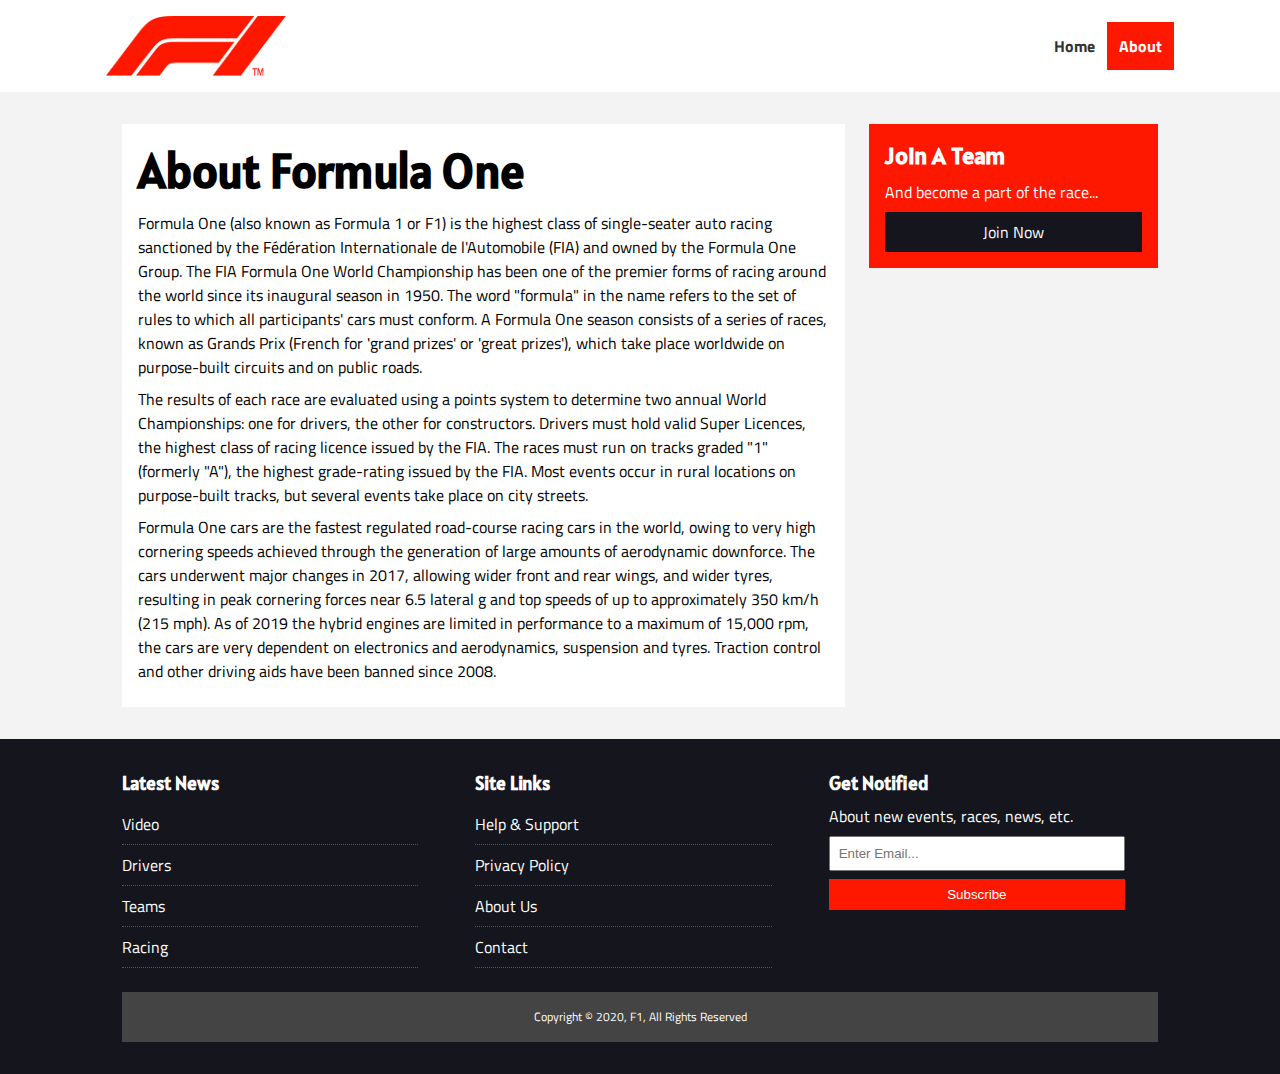
<file: about.html>
<!DOCTYPE html>
<html lang="en">
<head>
  <meta charset="UTF-8">
  <meta name="viewport" content="width=device-width, initial-scale=1.0">
  <meta http-equiv="X-UA-Compatible" content="ie=edge">
  <link rel="stylesheet" href="https://use.fontawesome.com/releases/v5.6.3/css/all.css" integrity="sha384-UHRtZLI+pbxtHCWp1t77Bi1L4ZtiqrqD80Kn4Z8NTSRyMA2Fd33n5dQ8lWUE00s/" crossorigin="anonymous">
  <link href="https://fonts.googleapis.com/css?family=Alatsi|Titillium+Web&display=swap" rel="stylesheet">
  <link rel="stylesheet" href="css/style.css">
  <link rel="stylesheet" media="screen and (max-width: 768px)" href="css/mobile.css">
  <link rel="shortcut icon" type="image/x-icon" href="favicon.ico">
  <title>F1 | About</title>
</head>
<body>
  <nav id="main-nav">
    <div class="container">
      <img src="img/logo.png" alt="NewsGrid" class="logo">
      <div class="social">
        <a href="http://facebook.com" target="_blank"><i class="fab fa-facebook fa-2x"></i></a>
        <a href="http://twitter.com" target="_blank"><i class="fab fa-twitter fa-2x"></i></a>
        <a href="http://instagram.com" target="_blank"><i class="fab fa-instagram fa-2x"></i></a>
        <a href="http://youtube.com" target="_blank"><i class="fab fa-youtube fa-2x"></i></a>
      </div>
      <ul>
        <li><a href="index.html">Home</a></li>
        <li><a class="current" href="about.html">About</a></li>
      </ul>
    </div>
  </nav>

  <section id="about">
    <div class="container">
      <div class="page-container">
        <article class="card">
          <h1 class="l-heading">About Formula One</h1>
          <p>Formula One (also known as Formula 1 or F1) is the highest class of single-seater auto racing sanctioned by the Fédération Internationale de l'Automobile (FIA) and owned by the Formula One Group. The FIA Formula One World Championship has been one of the premier forms of racing around the world since its inaugural season in 1950. The word "formula" in the name refers to the set of rules to which all participants' cars must conform. A Formula One season consists of a series of races, known as Grands Prix (French for 'grand prizes' or 'great prizes'), which take place worldwide on purpose-built circuits and on public roads.</p>
          <p>The results of each race are evaluated using a points system to determine two annual World Championships: one for drivers, the other for constructors. Drivers must hold valid Super Licences, the highest class of racing licence issued by the FIA. The races must run on tracks graded "1" (formerly "A"), the highest grade-rating issued by the FIA. Most events occur in rural locations on purpose-built tracks, but several events take place on city streets.</p>
          <p>Formula One cars are the fastest regulated road-course racing cars in the world, owing to very high cornering speeds achieved through the generation of large amounts of aerodynamic downforce. The cars underwent major changes in 2017, allowing wider front and rear wings, and wider tyres, resulting in peak cornering forces near 6.5 lateral g and top speeds of up to approximately 350 km/h (215 mph). As of 2019 the hybrid engines are limited in performance to a maximum of 15,000 rpm, the cars are very dependent on electronics and aerodynamics, suspension and tyres. Traction control and other driving aids have been banned since 2008.</p>
        </article>
        <aside class="card bg-primary">
          <h2>Join A Team</h2>
          <p>And become a part of the race...</p>
          <a href="#" class="btn btn-dark btn-block">Join Now</a>
        </aside>
      </div>
    </div>
  </section>

  <!-- Footer -->
  <footer id="main-footer" class="py-2">
    <div class="container footer-container">
      <div>
        <h3>Latest News</h3>
        <ul class="list">
          <li><a href="#">Video</a></li>
          <li><a href="#">Drivers</a></li>
          <li><a href="#">Teams</a></li>
          <li><a href="#">Racing</a></li>
        </ul>
      </div>
      <div>
        <h3>Site Links</h3>
        <ul class="list">
          <li><a href="#">Help & Support</a></li>
          <li><a href="#">Privacy Policy</a></li>
          <li><a href="#">About Us</a></li>
          <li><a href="#">Contact</a></li>
        </ul>
      </div>
      <div>
        <h3>Get Notified</h3>
        <p>About new events, races, news, etc.</p>
        <form>
          <input type="email" placeholder="Enter Email...">
          <input type="submit" value="Subscribe" class="btn btn-primary">
        </form>
      </div>
      <div>
        <p>
          Copyright &copy; 2020, F1, All Rights Reserved
        </p>
      </div>
    </div>
  </footer>

</body>
</html>
</file>
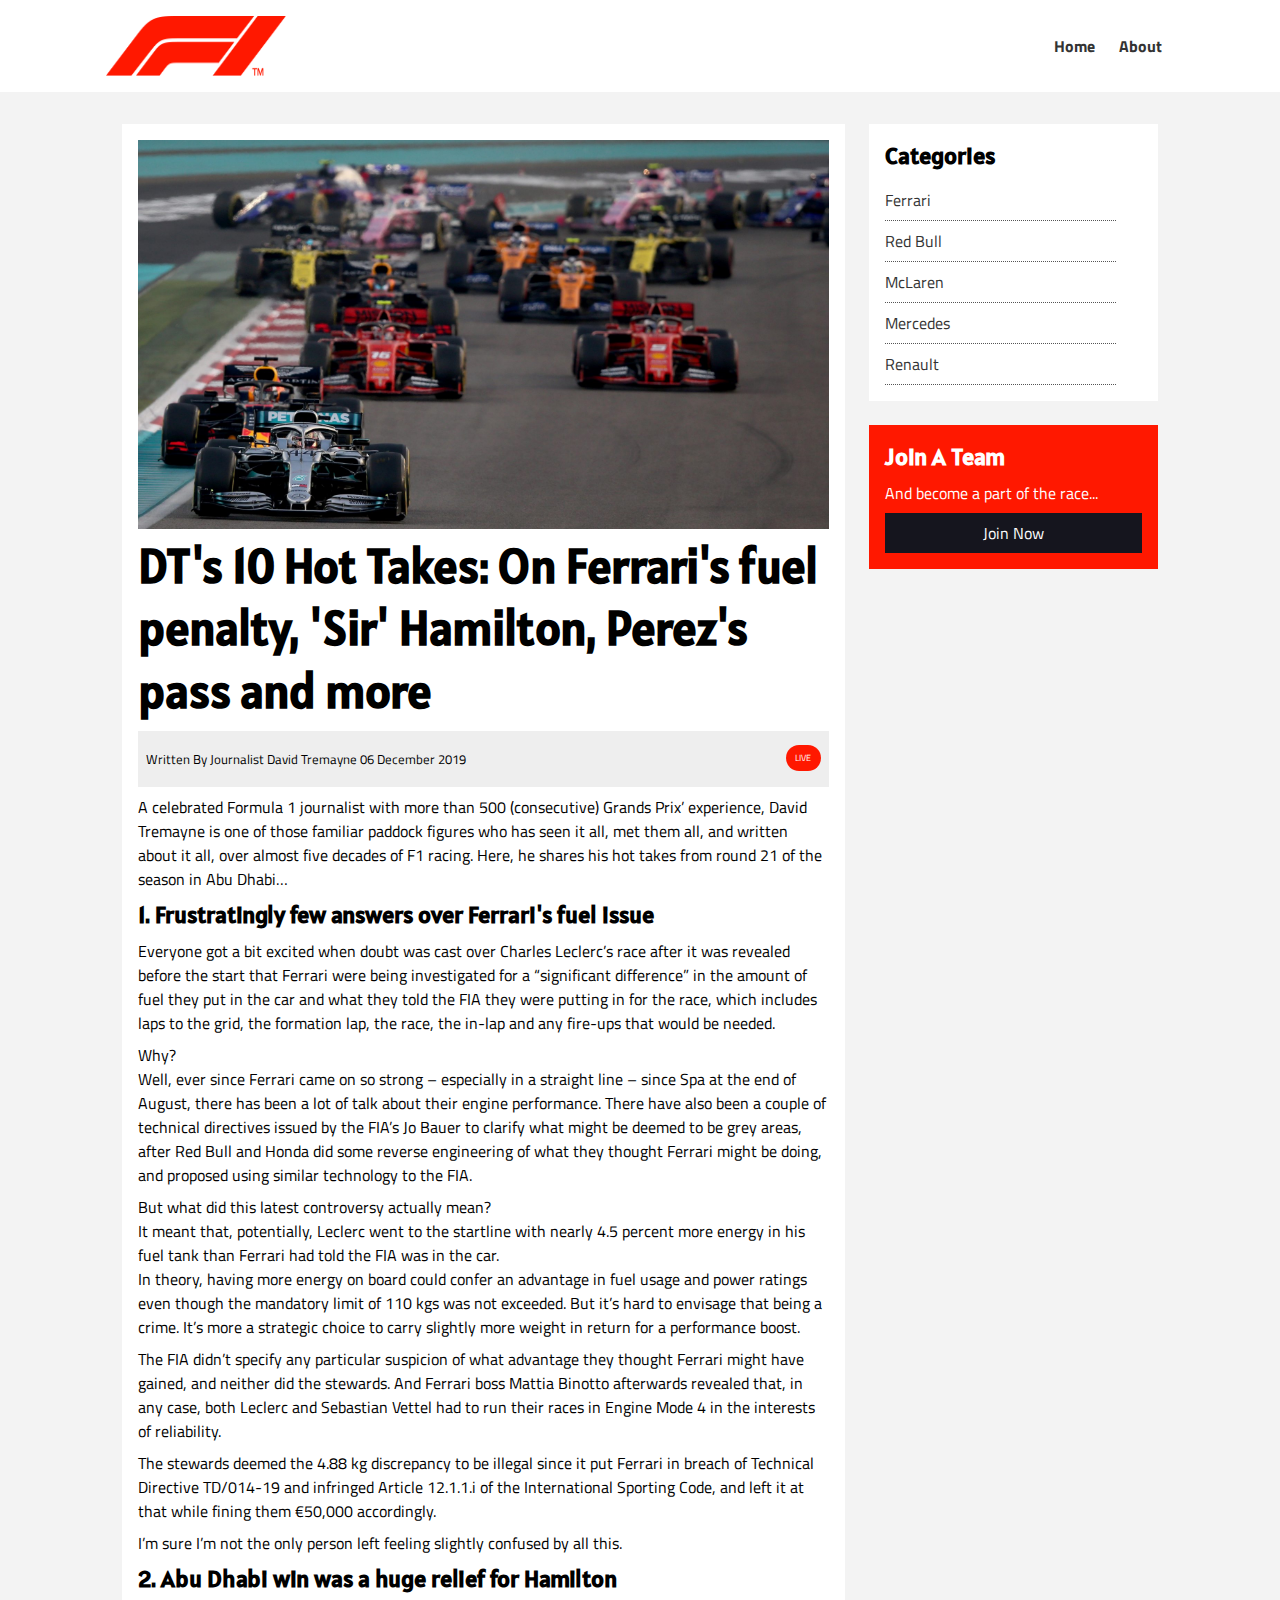
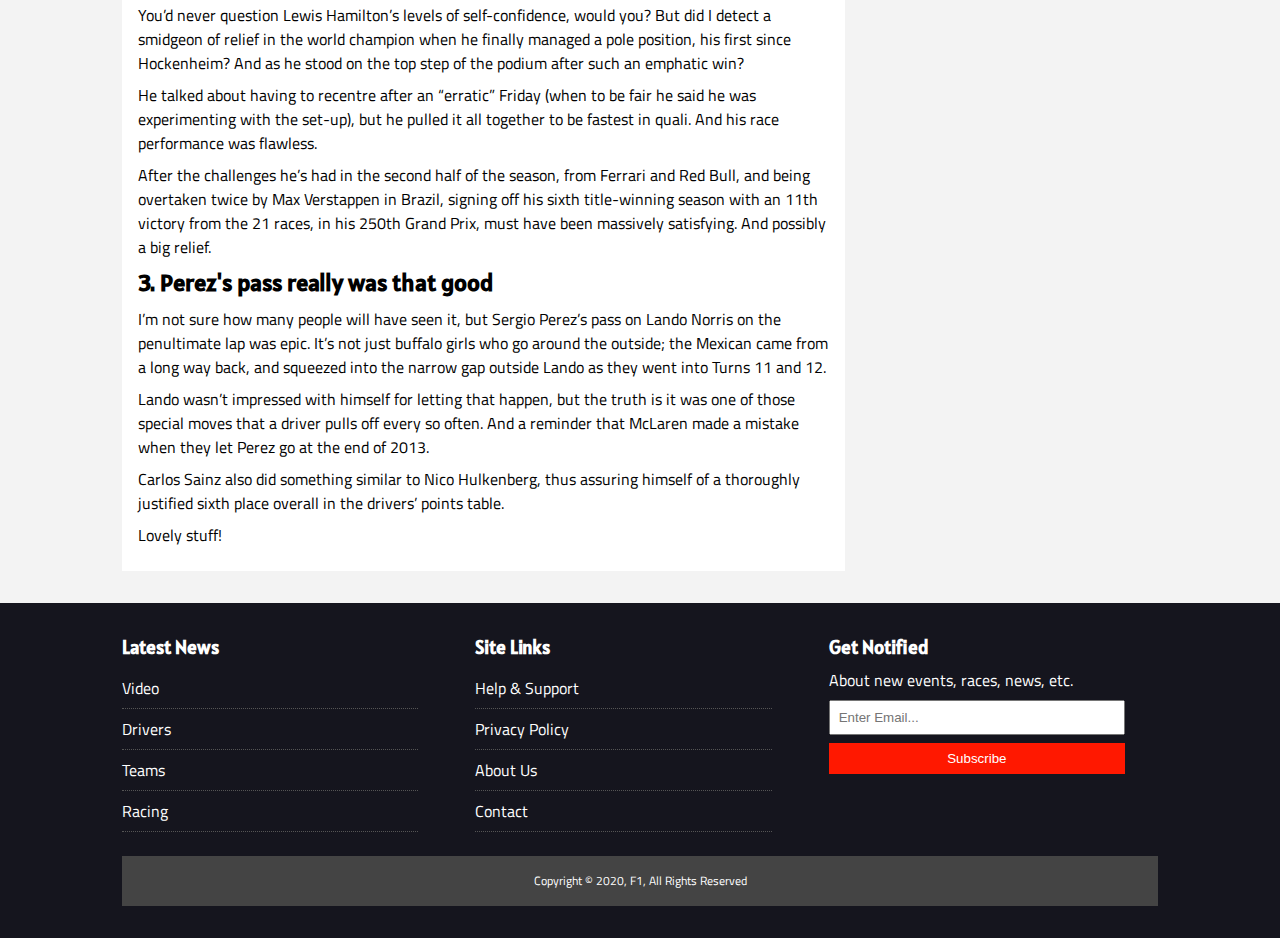
<file: article.html>
<!DOCTYPE html>
<html lang="en">
<head>
  <meta charset="UTF-8">
  <meta name="viewport" content="width=device-width, initial-scale=1.0">
  <meta http-equiv="X-UA-Compatible" content="ie=edge">
  <link rel="stylesheet" href="https://use.fontawesome.com/releases/v5.6.3/css/all.css" integrity="sha384-UHRtZLI+pbxtHCWp1t77Bi1L4ZtiqrqD80Kn4Z8NTSRyMA2Fd33n5dQ8lWUE00s/" crossorigin="anonymous">
  <link href="https://fonts.googleapis.com/css?family=Alatsi|Titillium+Web&display=swap" rel="stylesheet">
  <link rel="stylesheet" href="css/style.css">
  <link rel="stylesheet" media="screen and (max-width: 768px)" href="css/mobile.css">
  <link rel="shortcut icon" type="image/x-icon" href="favicon.ico">
  <title>F1 | Article</title>
</head>
<body>
  <nav id="main-nav">
    <div class="container">
      <img src="img/logo.png" alt="NewsGrid" class="logo">
      <div class="social">
        <a href="http://facebook.com" target="_blank"><i class="fab fa-facebook fa-2x"></i></a>
        <a href="http://twitter.com" target="_blank"><i class="fab fa-twitter fa-2x"></i></a>
        <a href="http://instagram.com" target="_blank"><i class="fab fa-instagram fa-2x"></i></a>
        <a href="http://youtube.com" target="_blank"><i class="fab fa-youtube fa-2x"></i></a>
      </div>
      <ul>
        <li><a href="index.html">Home</a></li>
        <li><a href="about.html">About</a></li>
      </ul>
    </div>
  </nav>

  <section id="article">
    <div class="container">
      <div class="page-container">
        <article class="card">
          <img src="img/articles/image4.jpg" alt="">
          <h1 class="l-heading">DT's 10 Hot Takes: On Ferrari's fuel penalty, 'Sir' Hamilton, Perez's pass and more</h1>
          <div class="meta">
            <small>
              <i class="fas fa-user"></i> Written By Journalist David Tremayne 06 December 2019
            </small>
            <div class="category category-tag">Live</div>
          </div>
        <p>A celebrated Formula 1 journalist with more than 500 (consecutive) Grands Prix’ experience, David Tremayne is one of those familiar paddock figures who has seen it all, met them all, and written about it all, over almost five decades of F1 racing. Here, he shares his hot takes from round 21 of the season in Abu Dhabi…</p>
        <h2>1. Frustratingly few answers over Ferrari's fuel issue</h2>
        <p>Everyone got a bit excited when doubt was cast over Charles Leclerc’s race after it was revealed before the start that Ferrari were being investigated for a “significant difference” in the amount of fuel they put in the car and what they told the FIA they were putting in for the race, which includes laps to the grid, the formation lap, the race, the in-lap and any fire-ups that would be needed.</p> 
        <p>Why? <br> Well, ever since Ferrari came on so strong – especially in a straight line – since Spa at the end of August, there has been a lot of talk about their engine performance. There have also been a couple of technical directives issued by the FIA’s Jo Bauer to clarify what might be deemed to be grey areas, after Red Bull and Honda did some reverse engineering of what they thought Ferrari might be doing, and proposed using similar technology to the FIA.</p>  
        <p>But what did this latest controversy actually mean? <br> It meant that, potentially, Leclerc went to the startline with nearly 4.5 percent more energy in his fuel tank than Ferrari had told the FIA was in the car. <br>
          In theory, having more energy on board could confer an advantage in fuel usage and power ratings even though the mandatory limit of 110 kgs was not exceeded. But it’s hard to envisage that being a crime. It’s more a strategic choice to carry slightly more weight in return for a performance boost.</p>
        <p>The FIA didn’t specify any particular suspicion of what advantage they thought Ferrari might have gained, and neither did the stewards. And Ferrari boss Mattia Binotto afterwards revealed that, in any case, both Leclerc and Sebastian Vettel had to run their races in Engine Mode 4 in the interests of reliability.</p>
        <p>The stewards deemed the 4.88 kg discrepancy to be illegal since it put Ferrari in breach of Technical Directive TD/014-19 and infringed Article 12.1.1.i of the International Sporting Code, and left it at that while fining them €50,000 accordingly.</p>
        <p>I’m sure I’m not the only person left feeling slightly confused by all this.</p>
        <h2>2. Abu Dhabi win was a huge relief for Hamilton</h2>
          <p>You’d never question Lewis Hamilton’s levels of self-confidence, would you? But did I detect a smidgeon of relief in the world champion when he finally managed a pole position, his first since Hockenheim? And as he stood on the top step of the podium after such an emphatic win?</p>
          <p>He talked about having to recentre after an “erratic” Friday (when to be fair he said he was experimenting with the set-up), but he pulled it all together to be fastest in quali. And his race performance was flawless.</p>
          <p>After the challenges he’s had in the second half of the season, from Ferrari and Red Bull, and being overtaken twice by Max Verstappen in Brazil, signing off his sixth title-winning season with an 11th victory from the 21 races, in his 250th Grand Prix, must have been massively satisfying. And possibly a big relief.</p>
          <h2>3. Perez's pass really was that good</h2>
          <p>I’m not sure how many people will have seen it, but Sergio Perez’s pass on Lando Norris on the penultimate lap was epic. It’s not just buffalo girls who go around the outside; the Mexican came from a long way back, and squeezed into the narrow gap outside Lando as they went into Turns 11 and 12.</p>
          <p>Lando wasn’t impressed with himself for letting that happen, but the truth is it was one of those special moves that a driver pulls off every so often. And a reminder that McLaren made a mistake when they let Perez go at the end of 2013.</p>
          <p>Carlos Sainz also did something similar to Nico Hulkenberg, thus assuring himself of a thoroughly justified sixth place overall in the drivers’ points table.</p>
          <p>Lovely stuff!</p>

        </article>

        <aside id="categories" class="card">
          <h2>Categories</h2>
          <ul class="list">
            <li><a href="#"><i class="fas fa-chevron-right"></i> Ferrari</a></li>
            <li><a href="#"><i class="fas fa-chevron-right"></i> Red Bull</a></li>
            <li><a href="#"><i class="fas fa-chevron-right"></i> McLaren</a></li>
            <li><a href="#"><i class="fas fa-chevron-right"></i> Mercedes</a></li>
            <li><a href="#"><i class="fas fa-chevron-right"></i> Renault</a></li>
          </ul>
        </aside>

        <aside class="card bg-primary">
          <h2>Join A Team</h2>
          <p>And become a part of the race...</p>
          <a href="#" class="btn btn-dark btn-block">Join Now</a>
        </aside>
      </div>
    </div>
  </section>

  <!-- Footer -->
  <footer id="main-footer" class="py-2">
    <div class="container footer-container">
      <div>
        <h3>Latest News</h3>
        <ul class="list">
          <li><a href="#">Video</a></li>
          <li><a href="#">Drivers</a></li>
          <li><a href="#">Teams</a></li>
          <li><a href="#">Racing</a></li>
        </ul>
      </div>
      <div>
        <h3>Site Links</h3>
        <ul class="list">
          <li><a href="#">Help & Support</a></li>
          <li><a href="#">Privacy Policy</a></li>
          <li><a href="#">About Us</a></li>
          <li><a href="#">Contact</a></li>
        </ul>
      </div>
      <div>
        <h3>Get Notified</h3>
        <p>About new events, races, news, etc.</p>
        <form>
          <input type="email" placeholder="Enter Email...">
          <input type="submit" value="Subscribe" class="btn btn-primary">
        </form>
      </div>
      <div>
        <p>
          Copyright &copy; 2020, F1, All Rights Reserved
        </p>
      </div>
    </div>
  </footer>

</body>
</html>
</file>
<file: css/style.css>
:root {
  --primary-color: #FF1800;
  --light-color: #f3f3f3;
  --dark-color: #15151E;
  --max-width: 1100px;
}

.category {
  --tag-color: #FF1800;
}

* {
  margin: 0;
  padding: 0;
  box-sizing: border-box;
}

body {
  font-family: 'Titillium Web', sans-serif;
  line-height: 1.5;
  background: var(--light-color);
}

a {
  color: #333;
  text-decoration: none;
}

ul {
  list-style: none;
}

p {
  margin: .5rem 0;
}

img {
  width: 100%;
}

h1, h2, h3, h4, h5, h6 {
  font-family: 'Alatsi', cursive;
  margin-bottom: .55rem;
  line-height: 1.3;
}

/* Utility */
.container {
  max-width: var(--max-width);
  margin: auto;
  padding: 0 2rem;
  overflow: hidden;
}

.category {
  display: inline-block;
  color: #fff;
  font-size: 0.55rem;
  text-transform: uppercase;
  padding: 0.4rem 0.6rem;
  border-radius: 15px;
  margin-bottom: 0.5rem;
}

.category-tag { background: var(--tag-color) }

.btn {
  display: inline-block;
  border: none;
  background: var(--dark-color);
  color: #fff;
  padding: 0.5rem 1.5rem;
}

.btn-light { background: var(--light-color) }
.btn-primary { background: var(--primary-color) }
/* .btn-secondary { background: var(--secondary-color) } */

.btn-block {
  display: block;
  width: 100%;
  text-align: center;
}

.btn:hover {
  opacity: 0.9;
}

.card {
  background: #fff;
  padding: 1rem;
}

.bg-dark {
  background: var(--dark-color);
  color: #fff;
}

.bg-primary {
  background: var(--primary-color);
  color: #fff;
}

/* .bg-secondary {
  background: var(--secondary-color);
  color: #fff;
} */

.bg-dark h1,
.bg-dark h2,
.bg-dark h3,
.bg-dark a,
.bg-primary h1,
.bg-primary h2,
.bg-primary h3,
.bg-primary a,
.bg-secondary h1,
.bg-secondary h2,
.bg-secondary h3,
.bg-secondary a {
  color: #fff;
}

.py-1 { padding: 1.5rem 0 }
.py-2 { padding: 2rem 0 }
.py-3 { padding: 3rem 0 }
.p-1 { padding: 1.5rem }
.p-2 { padding: 2rem }
.p-3 { padding: 3rem }

.l-heading {
  font-size: 3rem;
}

.list li {
  padding: .5rem 0;
  border-bottom: #555 dotted 1px;
  width: 90%;
}

.list li a:hover {
  color: var(--primary-color) !important;
}

/* Inner page grid container */
.page-container {
  display: grid;
  grid-template-columns: 5fr 2fr;
  margin: 2rem 0;
  grid-gap: 1.5rem;
}

.page-container > *:first-child {
  grid-row: 1 / span 3;
}

/* Navigation */
#main-nav {
  background: #fff;
  position: sticky;
  top: 0;
  z-index: 2;
}

#main-nav .container {
  display: grid;
  grid-template-columns: 6fr 3fr 2fr;
  padding: 1rem;
  align-items: center;
}

#main-nav .logo {
  width: 180px;
  height: 60px;
}

#main-nav ul {
  justify-self: end;
  display: flex;
}

#main-nav ul li a {
  padding: 0.75rem;
  font-weight: bold;
}

#main-nav ul li a.current {
  background: var(--primary-color);
  color: #fff;
}

#main-nav ul li a:hover {
  background: var(--light-color);
  color: var(--dark-color);
}

#main-nav .social {
  justify-self: center;
}

#main-nav .social i {
  color: #777;
  margin-right: .5rem;
}

/* Showcase */
#showcase {
  color: #fff;
  background: #333;
  padding: 2rem;
  position: relative;
}

#showcase:before {
  content: '';
  background: url('../img/featured.jpg') no-repeat center center/cover;
  position: absolute;
  top: 0;
  left: 0;
  width: 100%;
  height: 100%;
  opacity: 0.4;
}

#showcase .showcase-container {
  display: grid;
  grid-template-columns: repeat(2, 1fr);
  justify-content: center;
  align-items: center;
  height: 50vh;
}

#showcase .showcase-content {
  z-index: 1;
}

#showcase .showcase-content p {
  margin-bottom: 1rem;
}

/* Home Articles */
#home-articles .articles-container {
  display: grid;
  grid-template-columns: repeat(3, 1fr);
  grid-gap: 1rem;
}

#home-articles .articles-container > *:first-child,
#home-articles .articles-container > *:last-child {
  display: grid;
  grid-template-columns: repeat(2, 1fr);
  grid-gap: 1rem;
  align-items: center;
  grid-column: 1 / span 2;
}

#home-articles .articles-container > *:last-child {
  grid-column: 2 / span 2;
}

#article .meta {
  display: flex;
  justify-content: space-between;
  align-items: center;
  background: #eee;
  padding: 0.5rem;
}

#article .meta .category {
  margin-top: 0.4rem;
}

/* Footer */
#main-footer {
  background: var(--dark-color);
  color: #fff;
}

#main-footer img {
  width: 150px;
}

#main-footer a {
  color: #fff;
}

#main-footer .footer-container {
  display: grid;
  grid-template-columns: repeat(3, 1fr);
  grid-gap: 1.5rem;
}

#main-footer .footer-container > *:last-child {
  background: #444;
  grid-column: 1 / span 3;
  padding: .5rem;
  text-align: center;
  font-size: 0.75rem;
}

#main-footer .footer-container input[type='email'] {
  width: 90%;
  padding: 0.5rem;
  margin-bottom: 0.5rem;
}

#main-footer .footer-container input[type='submit'] {
  width: 90%;
}
</file>
<file: css/mobile.css>
/* Navigation */
#main-nav .social {
  display: none;
}

#main-nav .container {
  grid-template-columns: 1fr;
  grid-gap: 1.2rem;
}

#main-nav ul,
#main-nav .logo {
  justify-self: center;
}

#main-nav ul li a {
  padding: 0.50rem;
}

#home-articles .articles-container {
  grid-template-columns: repeat(2, 1fr);
}

#home-articles .articles-container > *:first-child,
#home-articles .articles-container > *:last-child {
  grid-template-columns: 1fr;
  grid-column: 1;
}

@media(max-width: 600px) {
  /* Stack Grid Items */
  #showcase .showcase-container,
  #home-articles .articles-container,
  #main-footer .footer-container {
    grid-template-columns: 1fr;
  }

  #main-footer .footer-container > *:last-child {
    grid-column: 1;
  }

  #main-footer .footer-container > *:first-child,
  #main-footer .footer-container > *:nth-child(2){
    border-bottom: #444 dotted 1px;
    padding-bottom: 1rem;
  }

  .page-container {
    grid-template-columns: 1fr;
    text-align: center;
  }

  .page-container > *:first-child {
    grid-row: 1;
  }

  .l-heading {
    font-size: 2rem;
  }
}
</file>
